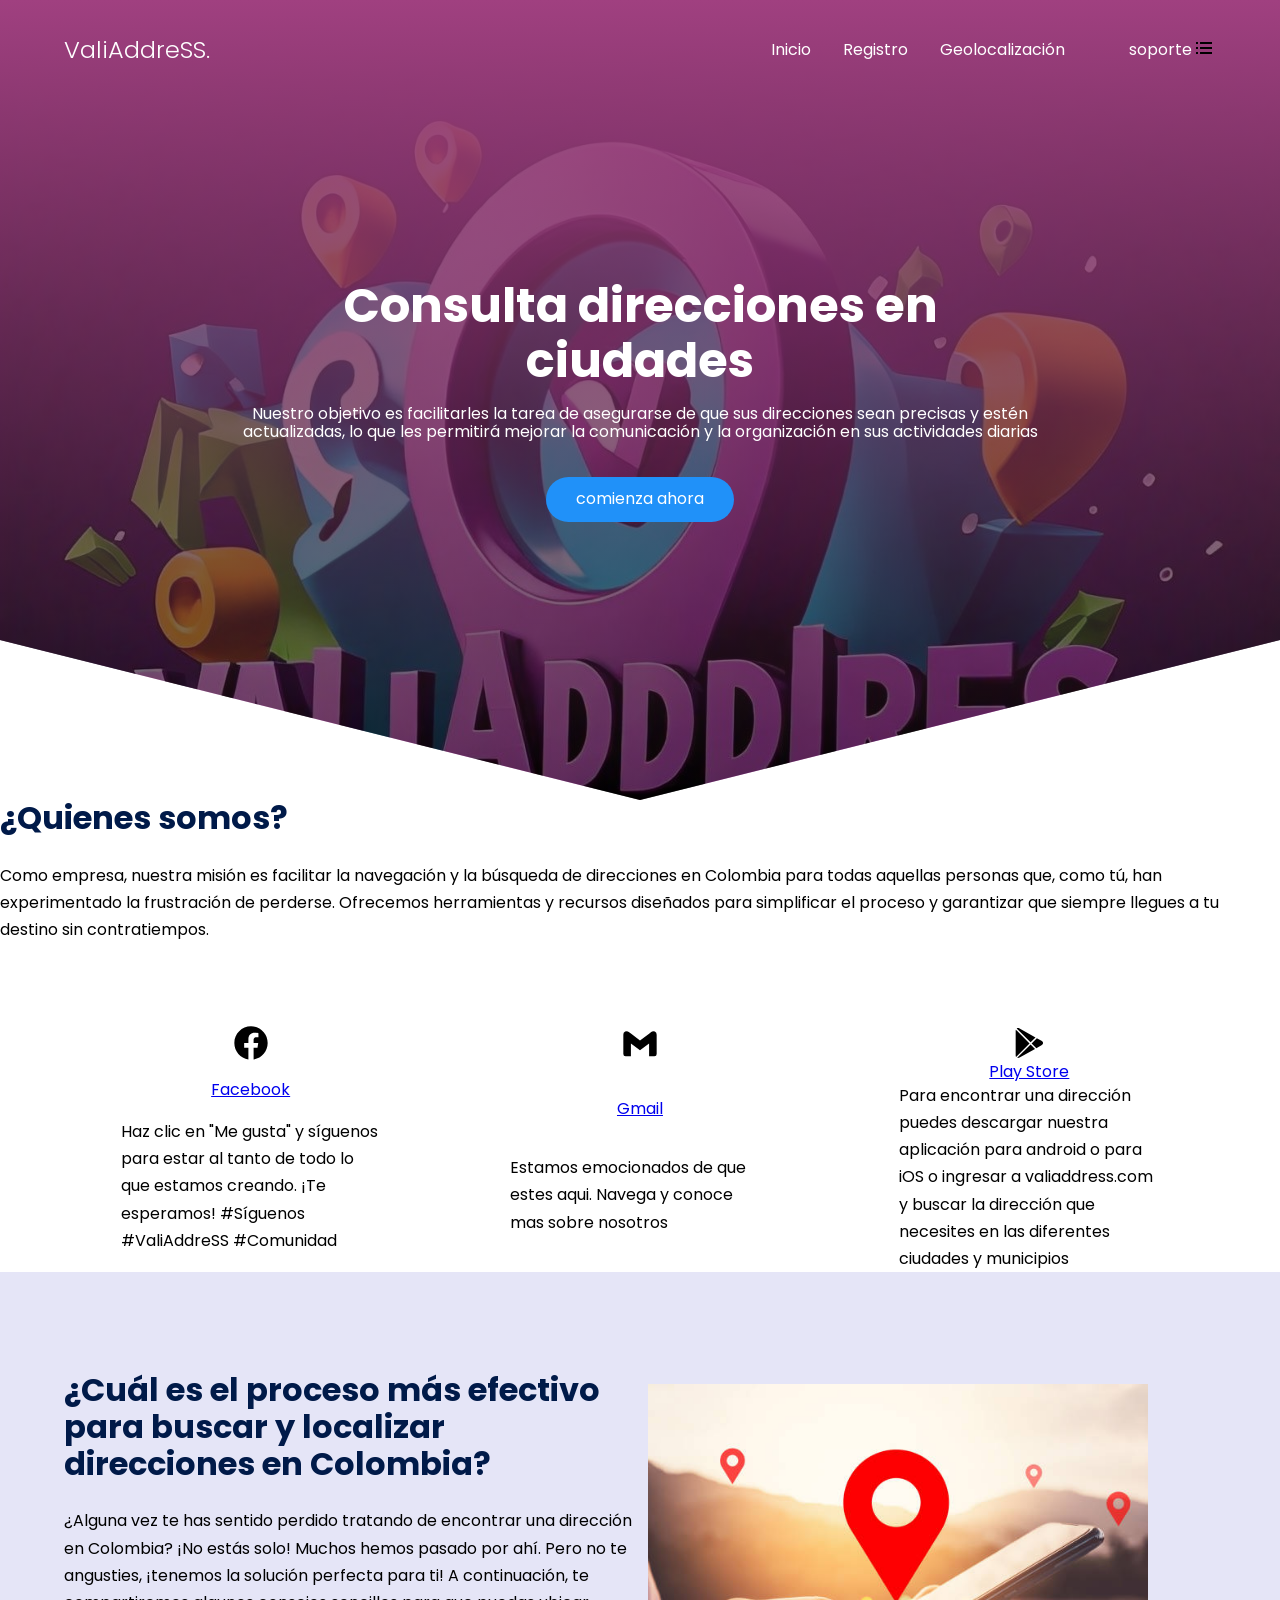
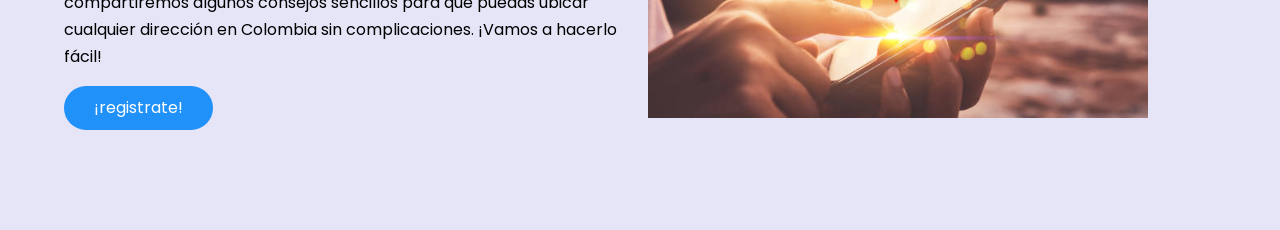
<file: index.html>
<!DOCTYPE html>
<html lang="es">
<head>
    <meta charset="UTF-8">
    <meta name="viewport" content="width=device-width, initial-scale=1.0">
    <title>valiaddress</title>
    <link rel="shortcut icon" href="/assets/images/favicon.ico.ico" type="image/x-icon">
    <link rel="stylesheet" href="/assets/css/normalize.css">
    <link rel="stylesheet" href="/assets/css/estilos.css">
    
    

</head>
<body>
    <header class="hero">
        <nav class="nav container">
            <div class="nav_logo">
                <h2 class="nav_title">ValiAddreSS.</h2>
            </div>


            <ul class="nav_link nav_link--menu">
                <li class="nav_items">
                    <a href="http://localhost:3000/login.html" class="nav_links">Inicio </a>
                </li>
                <li class="nav_items">
                    <a href="http://localhost:3000/registre.html" class="nav_links">Registro </a>
                </li>
                <li class="nav_items">
                    <a href="http://localhost:3000/login.html" class="nav_links">Geolocalización</a>
                </li>

                <li class="nav_items"></li>
                    <a href="http://localhost:3000/soporte.html" class="nav_links"> soporte </a>
                </li>
            </ul>
            
            <div class="nav_menu">
                <img src="/assets/images/list.svg" class="nav_img" alt="menu icon">
            </div>
           
        </nav>

        <section class="hero_container container">
            <h1 class="hero_title">Consulta direcciones en ciudades</h1>
            <p class="hero_paragraph">Nuestro objetivo es facilitarles la tarea de asegurarse de que sus direcciones sean precisas y estén actualizadas, 
                lo que les permitirá mejorar la comunicación y la organización en sus actividades diarias</p>
                <a href="http://localhost:3000/login.html" class="cta">comienza ahora</a>

        </section>
    </header>

    <main>
        <section class="container-about">
            <h2 class="subtitle">¿Quienes somos?</h2>
            <p class="about_paragraph">Como empresa, nuestra misión es facilitar la navegación y la búsqueda de direcciones
                 en Colombia para todas aquellas personas que, como tú, han experimentado la frustración de perderse. 
                 Ofrecemos herramientas y recursos diseñados para simplificar el proceso y garantizar que siempre llegues a tu destino sin contratiempos.</p>
            <div class="about_main">
                <article class="about_icons">
                    <img src="/assets/images/facebook.svg" class="about_icon">
                    <a href="https://es-la.facebook.com/" class="about_title">Facebook</a>
                    <p class="about_paragraph">Haz clic en "Me gusta" y síguenos para estar al tanto de todo lo que estamos creando. ¡Te esperamos!
                     #Síguenos #ValiAddreSS #Comunidad</p>
              </article>
              <article class="about_icons">
                <img src="/assets/images/gmail.svg" class="about_icon">
                <a href="https://mail.google.com/"> Gmail</a>
                <p class="about_paragraph">Estamos emocionados de que estes aqui. Navega y conoce mas sobre nosotros</p>
          </article>
          <article class="about_icons">
            <img src="/assets/images/play-store.svg" class="about_icon">
            <a href="https://play.google.com/store/games?device=windows&pli=1">Play Store</a>
            <p class="about_paragraph">Para encontrar una dirección puedes descargar nuestra aplicación para android o para iOS o ingresar a valiaddress.com
                 y buscar la dirección que necesites en las diferentes ciudades y municipios </p>
      </article>
             </div>
        </section>

        <section class="knowledge">
            <div class="knowledge_container container">
                <div class="knowledge_text">
                    <h2 class="subtitle">¿Cuál es el proceso más efectivo para buscar y localizar direcciones en Colombia?</h2>
                    <p class="knowledge_paragraph">¿Alguna vez te has sentido perdido tratando de encontrar una dirección en Colombia?
                         ¡No estás solo! Muchos hemos pasado por ahí. Pero no te angusties, ¡tenemos la solución perfecta para ti! A continuación,
                          te compartiremos algunos consejos sencillos para que puedas ubicar cualquier dirección en Colombia sin complicaciones. ¡Vamos a hacerlo fácil!</p>
                     <a href="http://localhost:3000/registre.html" class="cta">¡registrate!</a>
                </div>
                <figure class="knowledge_picture">
                <img src="/assets/images/experencia.jpg" class="knowledge_img">
            </figure>

            </div>

        </section>
    </main>
    <script src="assets/js/menu.js"></script>
 
    
</body>
</html>
</file>
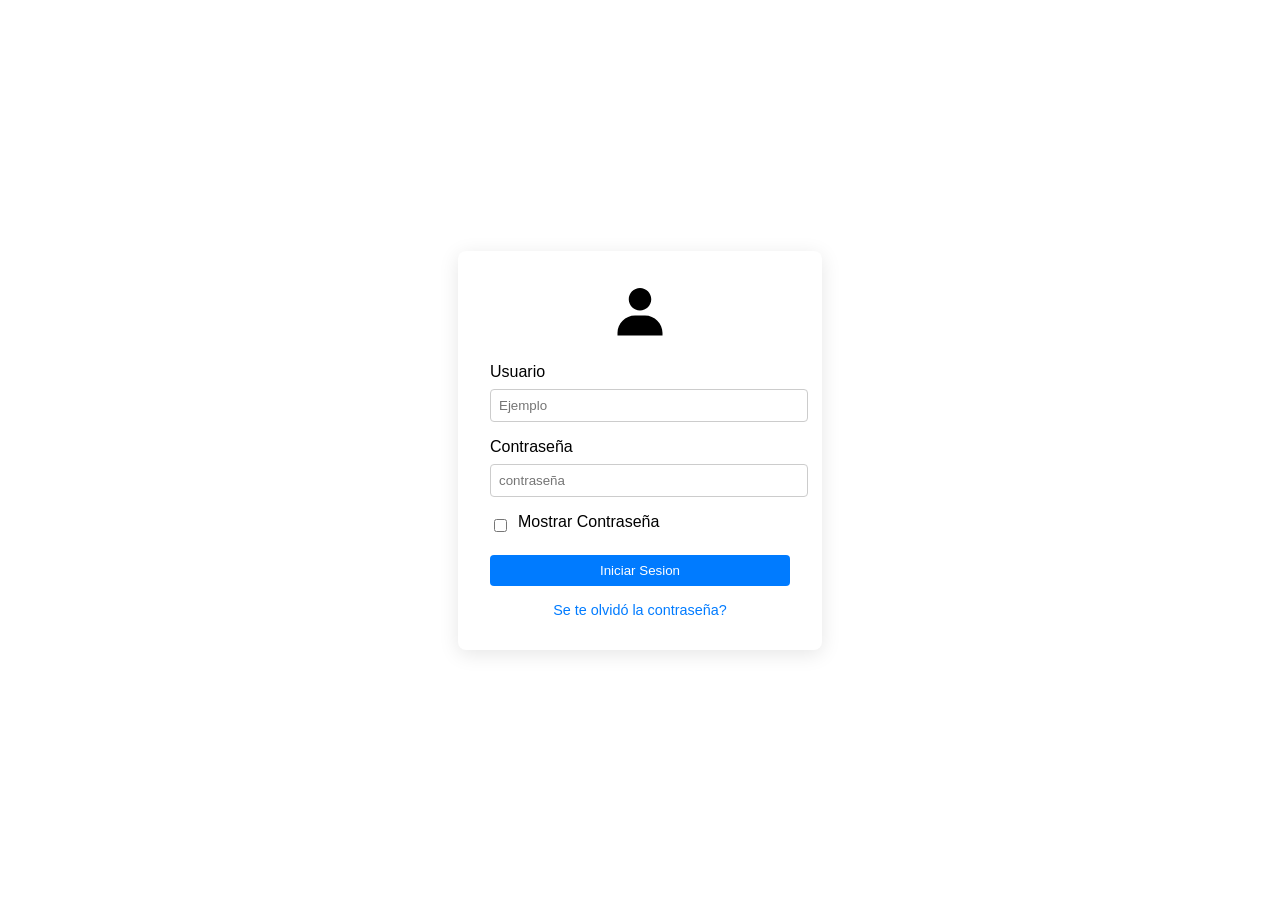
<file: login.html>
<!DOCTYPE html>
<html lang="es">
<head>
    <meta charset="UTF-8">
    <meta name="viewport" content="width=device-width, initial-scale=1.0">
    <title>Login de Usuario</title>
    <link rel="stylesheet" href="/assets/css/login.css">
    <link rel="shortcut icon" href="/assets/images/favicon.ico.ico" type="image/x-icon">
</head>
<body>
    <form>
        <img src="/assets/images/username.svg" alt="user-img">
        <label for="username">Usuario</label>
        <input type="text" id="username" placeholder="Ejemplo" required>
        <label for="password">Contraseña</label>
        <input type="password" id="password" placeholder="contraseña" required>
        <div class="box-visible">
            <input type="checkbox" id="visible">
            <label for="visible">Mostrar Contraseña</label>
        </div>
        <button type="submit" id="submit">Iniciar Sesion</button>
        <a href="#">Se te olvidó la contraseña?</a>
    </form>
    <script src="/assets/js/login.js"></script>
</body>
</html>
</file>
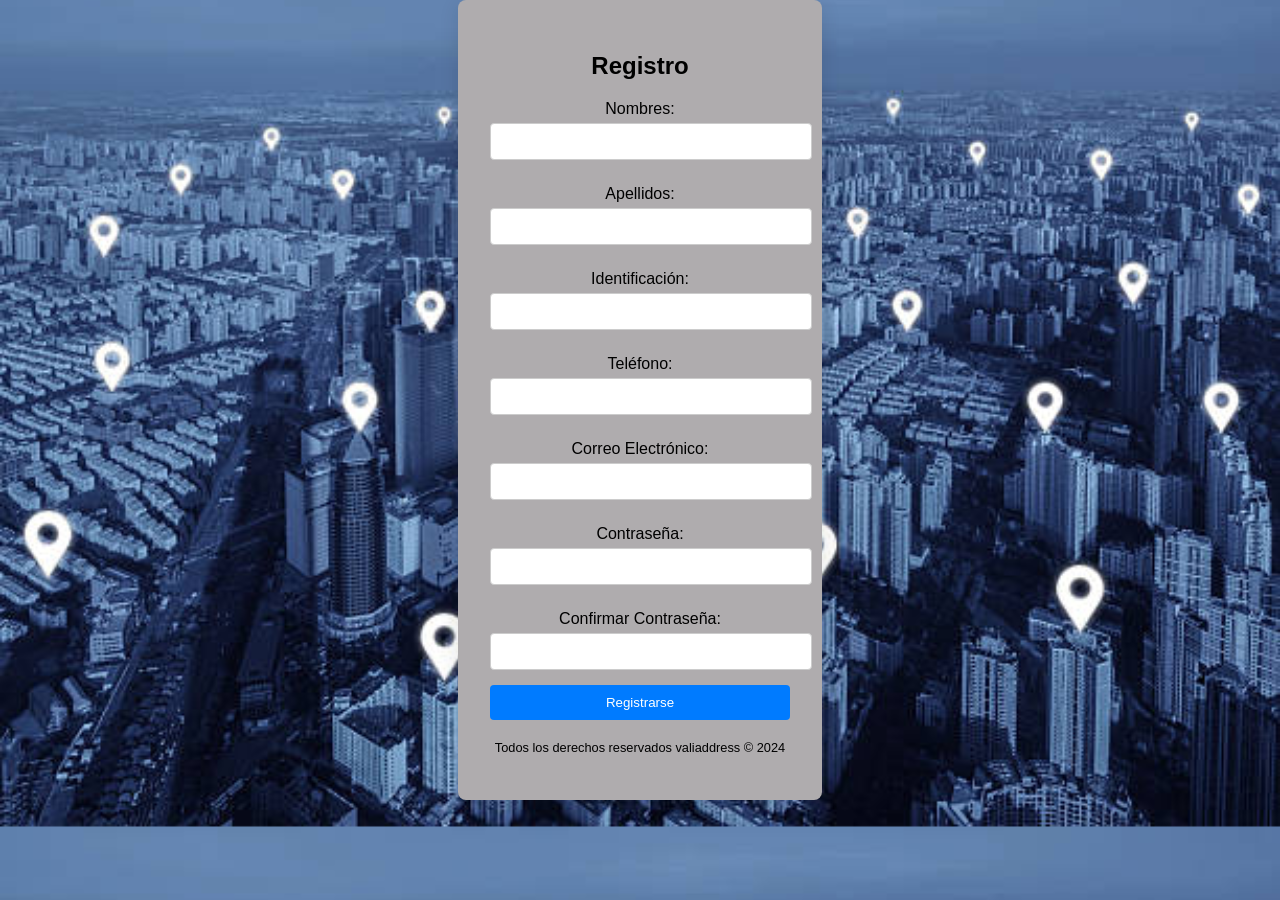
<file: registre.html>
<!DOCTYPE html>
<html lang="es">
<head>
    <meta charset="UTF-8">
    <meta name="viewport" content="width=device-width, initial-scale=1.0">
    <title>Página de Registro</title>
    <link rel="stylesheet" href="/assets/css/registre.css">
    <link rel="shortcut icon" href="/assets/images/favicon.ico.ico" type="image/x-icon">

</head>
<body>
    <div class="form-container ">
        <h2>Registro</h2>
        <form action="src/php/registro_usuarios_bd.php" method="POST" onsubmit="return validarFormulario()">
            <label for="nombres">Nombres:</label>
            <input type="text" id="nombres" name="nombres" required>

            <label for="apellidos">Apellidos:</label>
            <input type="text" id="apellidos" name="apellidos" required>

            <label for="identificacion">Identificación:</label>
            <input type="text" id="identificacion" name="identificacion" required>

            <label for="telefono">Teléfono:</label>
            <input type="tel" id="telefono" name="telefono" required>

            <label for="correo">Correo Electrónico:</label>
            <input type="email" id="correo" name="correo" required>

            <label for="contrasena">Contraseña:</label>
            <input type="password" id="contrasena" name="contrasena" required>

            <label for="contrasena-confirmar">Confirmar Contraseña:</label>
            <input type="password" id="contrasena-confirmar" name="contrasena_confirmar" required>

            <button type="submit">Registrarse</button>
        </form>

        <p>Todos los derechos reservados valiaddress &copy; 2024 </p>
    </div>
    <script src="assets/js/registre.js"></script>
    
    <?php 
    include 'conexion.php';
    ?>
</body>
</html>
</file>
<file: assets/css/estilos.css>
@import url('https://fonts.googleapis.com/css2?family=Poppins:wght@300;400;600;700&display=swap');

:root{
    --padding-container: 100px 0;
    --color-title: #001a49;
}
body{
font-family: 'poppins', sans-serif;
}


.container{
     width: 90%;
     max-width: 1200px;
     margin: 0 auto;
     overflow: hidden;
     padding: var(--padding-container);
     
    
}

.hero{
    width: 100%;
    height: 100vh;
    min-height: 600px;
    max-height: 800px;
    position: relative;
    display: grid;
    grid-template-rows: 100px 1fr;
    color: white;
    
}

.hero::before{
    content: "";
    position:absolute;
    top: 0;
    left: 0;
    width: 100%;
    height: 100%;
    background-image: linear-gradient(180deg, #a04080 0%, #0000008c 100% ), url('..//images/logo.png' ) ;
    background-size: cover;
    clip-path: polygon(0 0, 100% 0, 100% 80%, 50% 100%, 0 80%);
    z-index: -1;


}


.nav{
    --padding-container:0;
    height: 100%;
    display: flex;
    align-items: center;
}
.nav_title{
    font-weight: 300;
}
.nav_link{
    margin-left: auto;
    padding: 0;
    display: grid;
    grid-auto-flow: column;
    grid-auto-columns: max-content;
    gap: 2em;
}
.nav_items{
    list-style: none;
}
.nav_links{
    color: #fff;
    text-decoration: none;
}


.hero_container{
    max-width: 800px;
    --padding-container:0;
    display: grid;
    grid-auto-rows:max-content ;
    align-content: center;
    gap: 1em;
    padding-bottom: 100px;
    text-align: center;
}
.hero_title{
    font-size: 3rem;
}
.hero_paragraph{
    margin-bottom: 20px;
}
.cta{
    display: inline-block;
    background-color: #2091f9;
    justify-self: center;
    color: #fff;
    text-decoration: none;
    padding: 13px 30px;
    border-radius: 32px;
}

.about{
    text-align: center;
}

.subtitle{
    color: var(--color-title);
    font-size: 2rem;
    margin-bottom: 25px;
}

.about_paragraph{
    line-height: 1.7;
}
.about_main{
    padding-top: 80px;
    display: grid;
    width: 90%;
    margin:0 auto;
    gap: 1em;
    overflow: hidden;
    grid-template-columns: repeat(auto-fit, minmax(260px, auto));

}

.about_icons{
    display: grid;
    grid: 1em;
    justify-items: center;
    width: 260px;
    overflow: hidden;
    margin:0 auto;
}
.about_icon{
    width: 40px;
}

.knowledge{
    background-color: #e5e5f7;
background-image:  radial-gradient(#444cf7 0.5px, transparent 0.5px), radial-gradient(#444cf7 0.5px, #e5e5f7 0.5px);
background-size: 20px 20px;
background-position: 0 0,10px 10px;
overflow: hidden;
}

.knowledge_container{
    display: grid;
    grid-template-columns: 1fr 1fr;
    gap: 1em;
    align-items: center;
}
.knowledge_picture{
    max-width: 500px;
}
.knowledge_paragraph{
    line-height: 1.7;
    margin-bottom: 15px;
}

.knowledge_img{
    width: 100%;
    display: block;
}
@media (max-width: 800px) {
 .nav_menu{
        display: block;
    }
    .nav_link--menu{
        position: fixed;
        background-color: #000;
        top: 0;
        left: 0;
        height: 100%;
        width: 100%;
        display: flex;
        flex-direction: column;
        justify-content: space-evenly;
        align-items: center;
        z-index: 100;
        opacity: 0;
        pointer-events: none;
        transition: .7s opacity;
    }
    .nav_link--show{
        --show: block;
        opacity: 1;
        pointer-events: unset;
    }
    
}
</file>
<file: assets/css/login.css>
body {
    margin: 0;
    font-family: 'Arial', sans-serif;
    height: 100vh;
    display: flex;
    justify-content: center;
    align-items: center;
    background-image:'assets/images/movil.webp';
    background-size: cover;
    background-position: center;
    transition: filter 0.5s ease-in-out;
}

form {
    background-color: white;
    padding: 2rem;
    border-radius: 8px;
    box-shadow: 0 4px 20px rgba(0, 0, 0, 0.1);
    width: 300px;
    text-align: center;
}

form img {
    width: 60px;
    margin-bottom: 1rem;
}

label {
    display: block;
    margin-bottom: 0.5rem;
    text-align: left;
}

input[type="text"],
input[type="password"] {
    width: 100%;
    padding: 0.5rem;
    margin-bottom: 1rem;
    border: 1px solid #ccc;
    border-radius: 4px;
    transition: border-color 0.3s;
}

input[type="text"]:focus,
input[type="password"]:focus {
    border-color: #007bff;
    outline: none; /* Remove default outline */
}

.box-visible {
    display: flex;
    align-items: center;
    justify-content: flex-start;
    margin-bottom: 1rem;
}

.box-visible label {
    margin-left: 0.5rem;
}

button {
    width: 100%;
    padding: 0.5rem;
    background-color: #007bff;
    color: white;
    border: none;
    border-radius: 4px;
    cursor: pointer;
    transition: background-color 0.3s;
}

button:hover {
    background-color: #0056b3;
}

a {
    display: block;
    margin-top: 1rem;
    color: #007bff;
    text-decoration: none;
    font-size: 0.9rem;
}

a:hover {
    text-decoration: underline;
}
</file>
<file: assets/css/registre.css>
body {
    margin: 0;
    font-family: 'Arial', sans-serif;
    display: flex;
    justify-content: center;
    background-image: url( '/assets/images/cuidad.jpg');
    background-size: cover;
    background-position: center;
   
}

.form-container {
    padding: 0;
    background-color: rgb(175, 172, 174);
    padding: 2rem;
    border-radius: 8px;
    box-shadow: 0 4px 20px rgba(0, 0, 0, 0.1);
    width: 300px;
    text-align: center;
}

h2 {
    text-align: center;
}

label {
    display: block;
    margin: 10px 0 5px;
}

input {
    width: 100%;
    padding: 10px;
    margin-bottom: 15px;
    border: 1px solid #ccc;
    border-radius: 4px;
}

button {
    width: 100%;
    padding: 10px;
    background-color: #007bff;
    color: white;
    border: none;
    border-radius: 4px;
    cursor: pointer;
}

button:hover {
    background-color: #0056b3;
}

p {
    text-align: center;
    margin-top: 20px;
    font-size: 0.8em;
}
</file>
